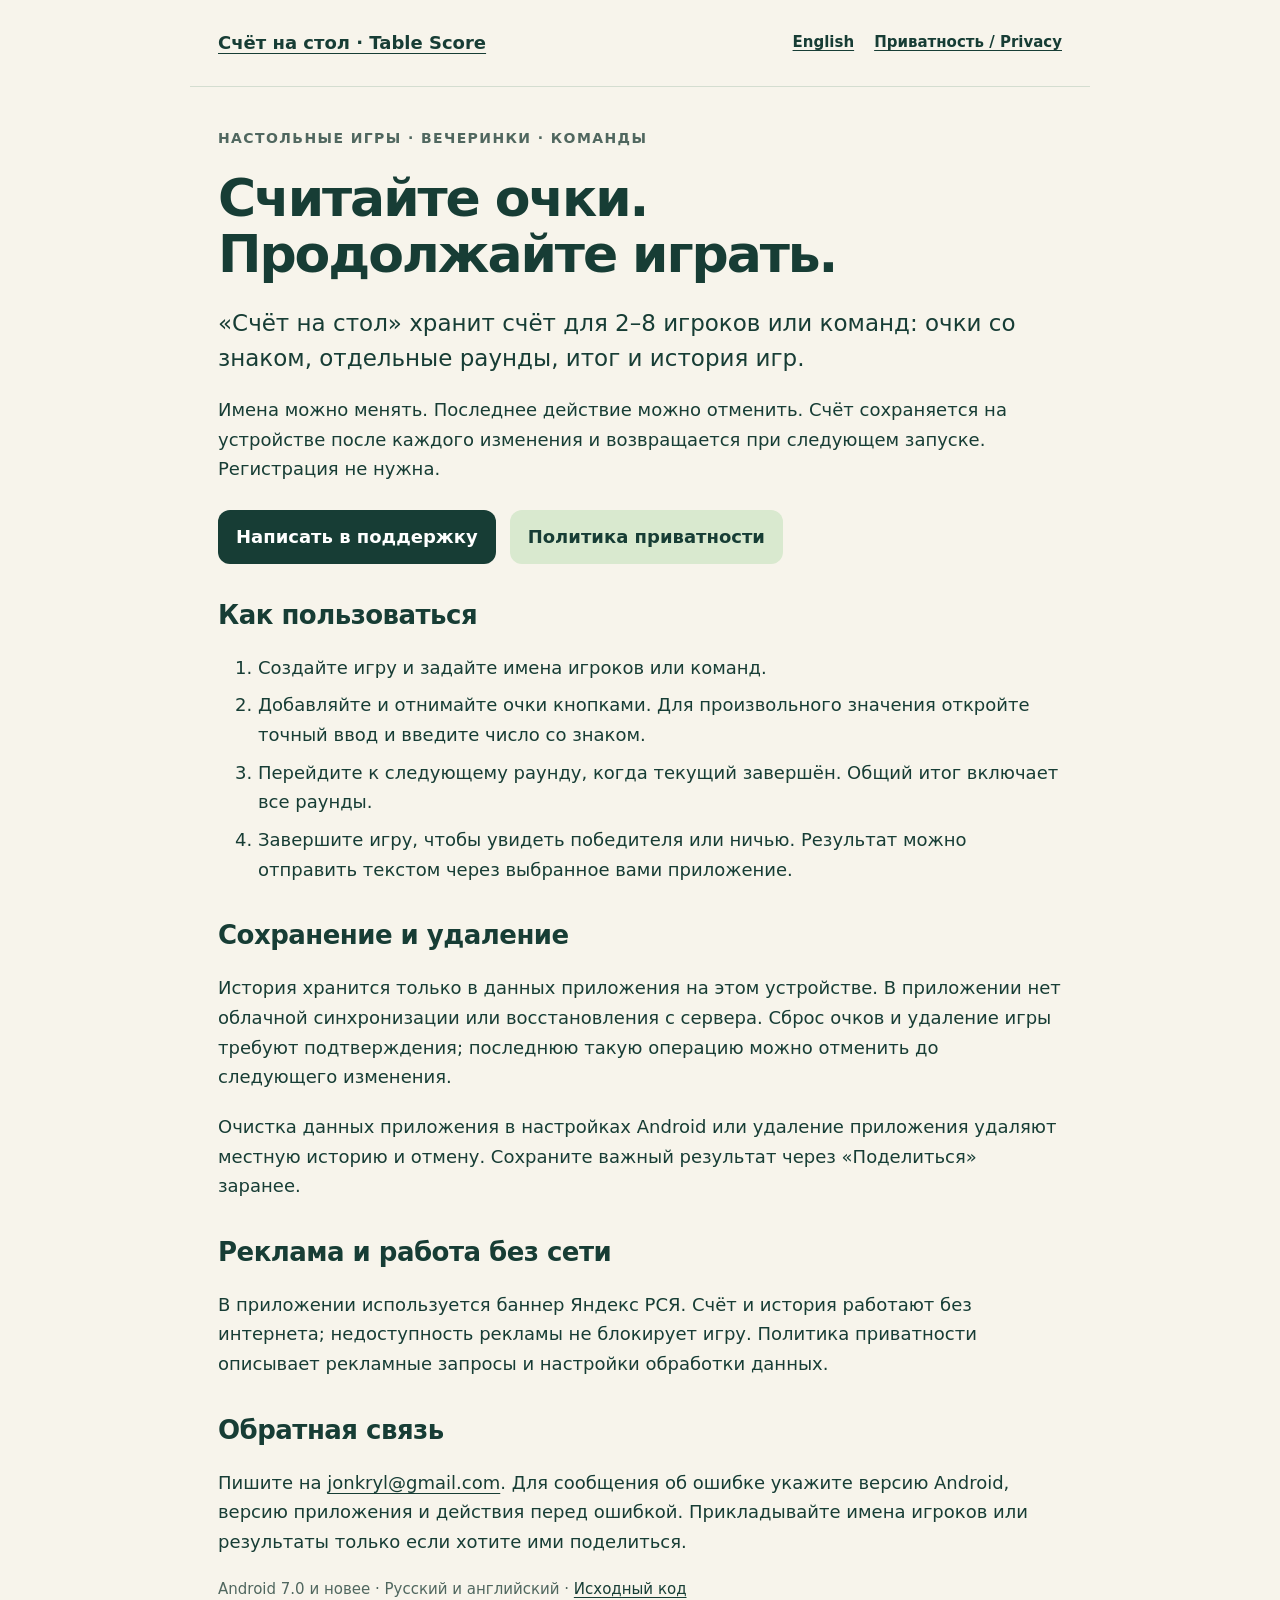
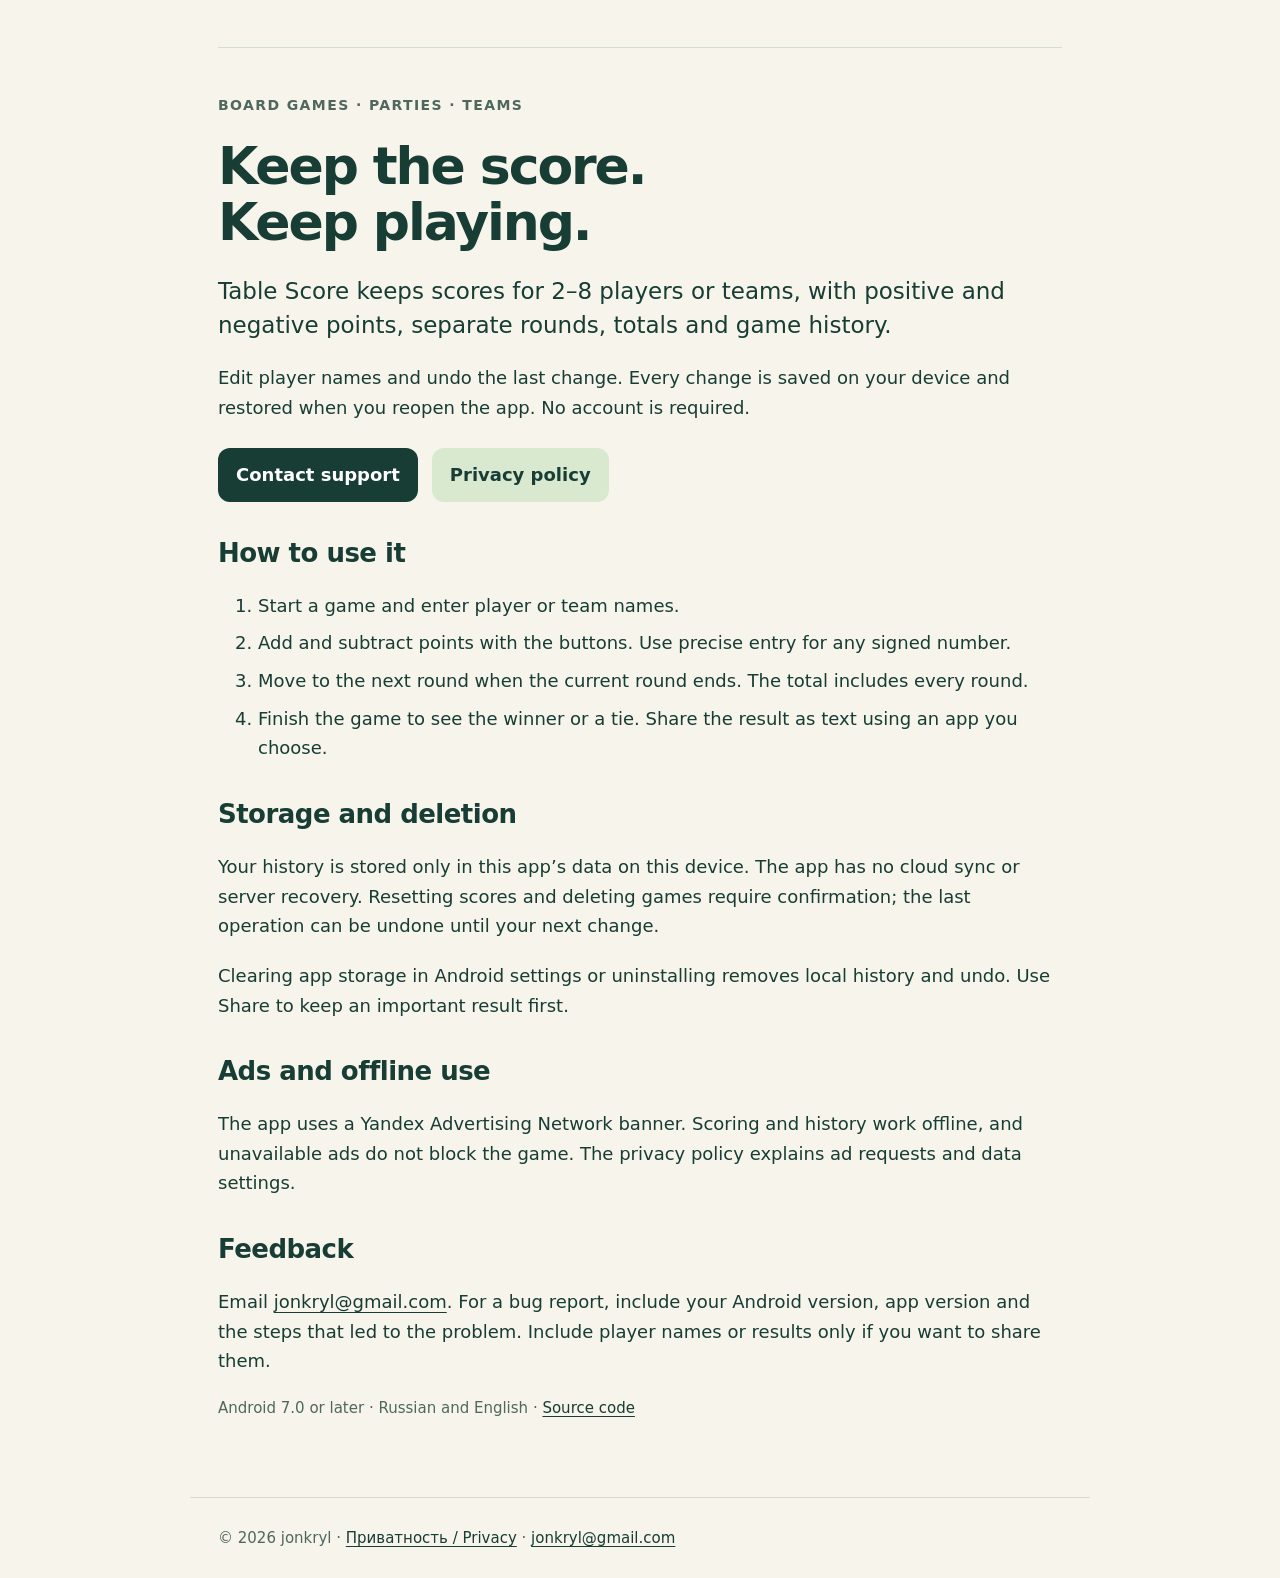
<file: docs/index.html>
<!doctype html>
<html lang="ru">
<head>
  <meta charset="utf-8">
  <meta name="viewport" content="width=device-width, initial-scale=1">
  <meta name="description" content="Счёт на стол / Table Score: поддержка приложения для счёта настольных игр и вечеринок.">
  <title>Счёт на стол · Table Score — поддержка / support</title>
  <link rel="stylesheet" href="style.css">
</head>
<body>
<header>
  <a href="./">Счёт на стол · Table Score</a>
  <nav aria-label="Разделы"><a href="#english" lang="en">English</a><a href="privacy/">Приватность / Privacy</a></nav>
</header>
<main>
  <section aria-labelledby="ru-title">
    <p class="eyebrow">Настольные игры · вечеринки · команды</p>
    <h1 id="ru-title">Считайте очки.<br>Продолжайте играть.</h1>
    <p class="lead">«Счёт на стол» хранит счёт для 2–8 игроков или команд: очки со знаком, отдельные раунды, итог и история игр.</p>
    <p>Имена можно менять. Последнее действие можно отменить. Счёт сохраняется на устройстве после каждого изменения и возвращается при следующем запуске. Регистрация не нужна.</p>
    <div class="actions"><a class="button" href="mailto:jonkryl@gmail.com?subject=Table%20Score%20support">Написать в поддержку</a><a class="button secondary" href="privacy/">Политика приватности</a></div>
    <h2>Как пользоваться</h2>
    <ol>
      <li>Создайте игру и задайте имена игроков или команд.</li>
      <li>Добавляйте и отнимайте очки кнопками. Для произвольного значения откройте точный ввод и введите число со знаком.</li>
      <li>Перейдите к следующему раунду, когда текущий завершён. Общий итог включает все раунды.</li>
      <li>Завершите игру, чтобы увидеть победителя или ничью. Результат можно отправить текстом через выбранное вами приложение.</li>
    </ol>
    <h2>Сохранение и удаление</h2>
    <p>История хранится только в данных приложения на этом устройстве. В приложении нет облачной синхронизации или восстановления с сервера. Сброс очков и удаление игры требуют подтверждения; последнюю такую операцию можно отменить до следующего изменения.</p>
    <p>Очистка данных приложения в настройках Android или удаление приложения удаляют местную историю и отмену. Сохраните важный результат через «Поделиться» заранее.</p>
    <h2>Реклама и работа без сети</h2>
    <p>В приложении используется баннер Яндекс РСЯ. Счёт и история работают без интернета; недоступность рекламы не блокирует игру. Политика приватности описывает рекламные запросы и настройки обработки данных.</p>
    <h2>Обратная связь</h2>
    <p>Пишите на <a href="mailto:jonkryl@gmail.com">jonkryl@gmail.com</a>. Для сообщения об ошибке укажите версию Android, версию приложения и действия перед ошибкой. Прикладывайте имена игроков или результаты только если хотите ими поделиться.</p>
    <p class="small">Android 7.0 и новее · Русский и английский · <a href="https://github.com/jonkryl/table-score">Исходный код</a></p>
  </section>
  <section id="english" class="languages" lang="en" aria-labelledby="en-title">
    <p class="eyebrow">Board games · parties · teams</p>
    <h1 id="en-title">Keep the score.<br>Keep playing.</h1>
    <p class="lead">Table Score keeps scores for 2–8 players or teams, with positive and negative points, separate rounds, totals and game history.</p>
    <p>Edit player names and undo the last change. Every change is saved on your device and restored when you reopen the app. No account is required.</p>
    <div class="actions"><a class="button" href="mailto:jonkryl@gmail.com?subject=Table%20Score%20support">Contact support</a><a class="button secondary" href="privacy/#english">Privacy policy</a></div>
    <h2>How to use it</h2>
    <ol>
      <li>Start a game and enter player or team names.</li>
      <li>Add and subtract points with the buttons. Use precise entry for any signed number.</li>
      <li>Move to the next round when the current round ends. The total includes every round.</li>
      <li>Finish the game to see the winner or a tie. Share the result as text using an app you choose.</li>
    </ol>
    <h2>Storage and deletion</h2>
    <p>Your history is stored only in this app’s data on this device. The app has no cloud sync or server recovery. Resetting scores and deleting games require confirmation; the last operation can be undone until your next change.</p>
    <p>Clearing app storage in Android settings or uninstalling removes local history and undo. Use Share to keep an important result first.</p>
    <h2>Ads and offline use</h2>
    <p>The app uses a Yandex Advertising Network banner. Scoring and history work offline, and unavailable ads do not block the game. The privacy policy explains ad requests and data settings.</p>
    <h2>Feedback</h2>
    <p>Email <a href="mailto:jonkryl@gmail.com">jonkryl@gmail.com</a>. For a bug report, include your Android version, app version and the steps that led to the problem. Include player names or results only if you want to share them.</p>
    <p class="small">Android 7.0 or later · Russian and English · <a href="https://github.com/jonkryl/table-score">Source code</a></p>
  </section>
</main>
<footer>© 2026 jonkryl · <a href="privacy/">Приватность / Privacy</a> · <a href="mailto:jonkryl@gmail.com">jonkryl@gmail.com</a></footer>
</body>
</html>
</file>
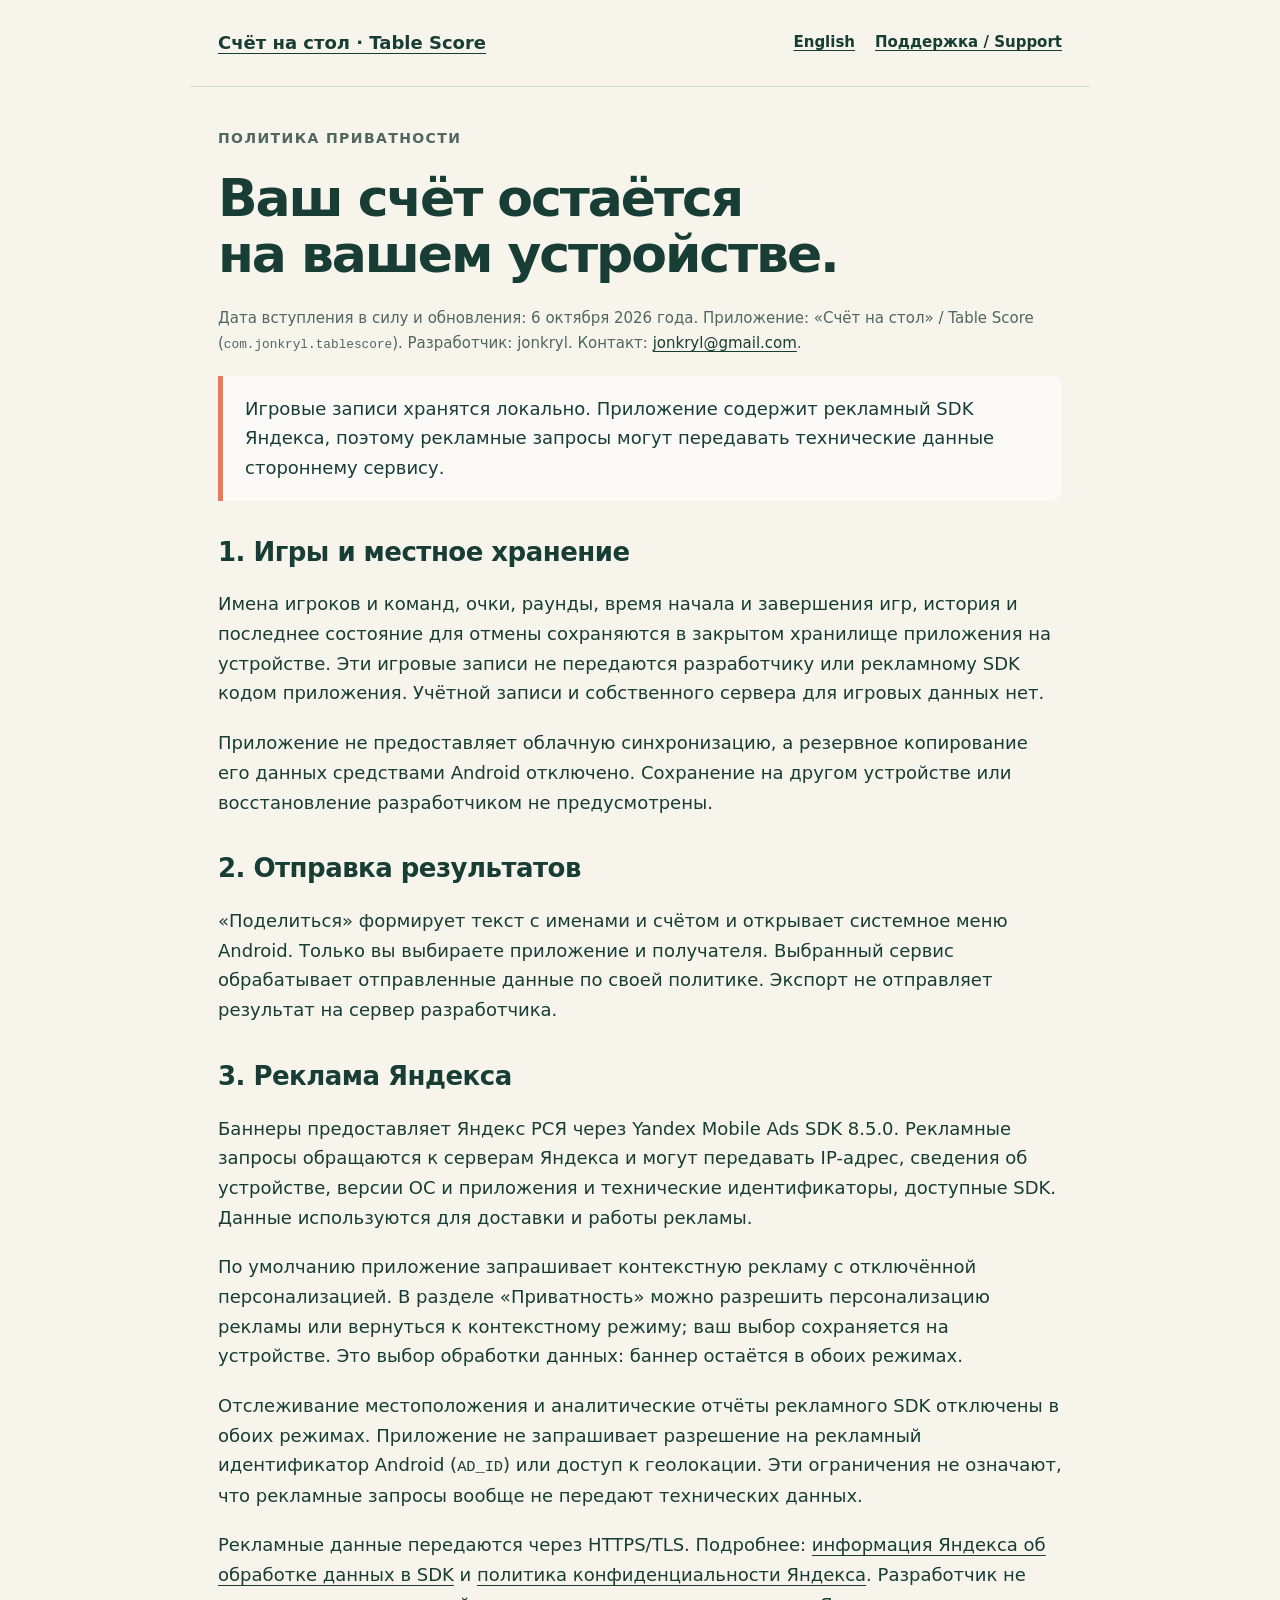
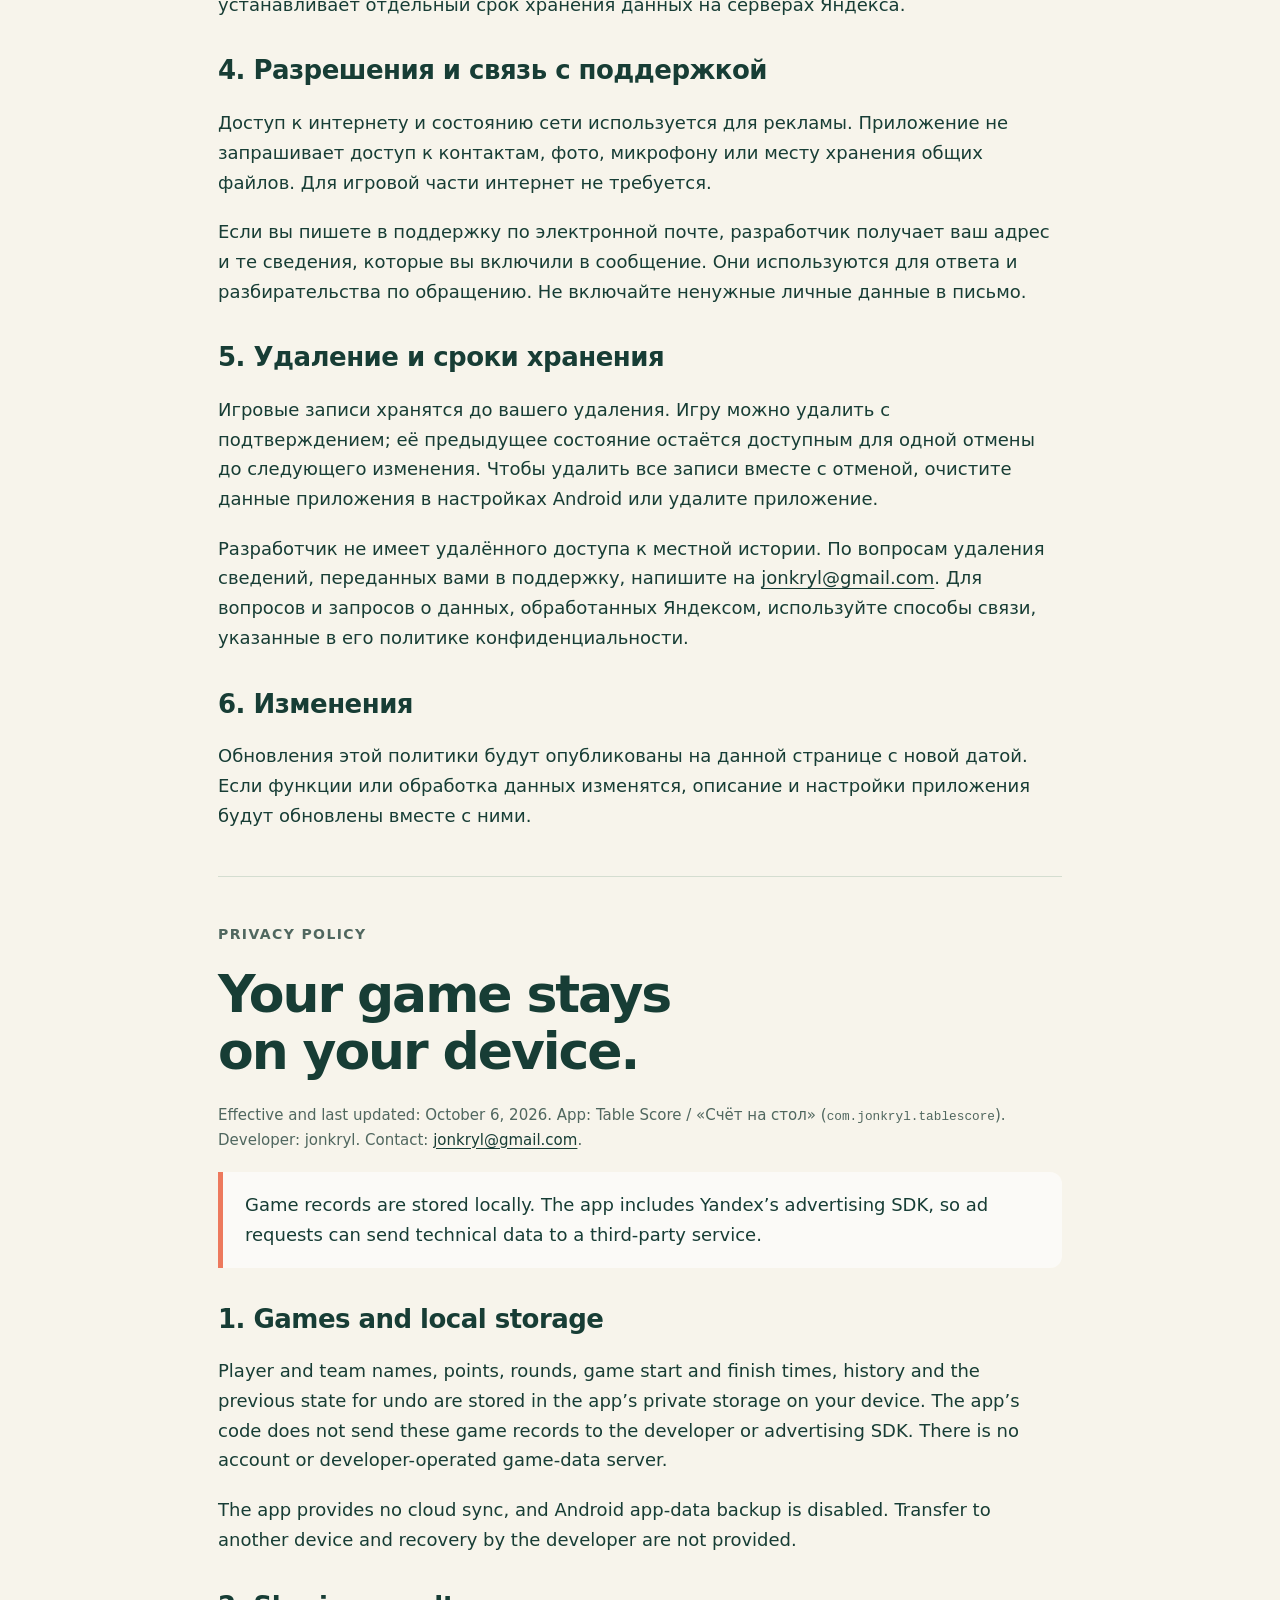
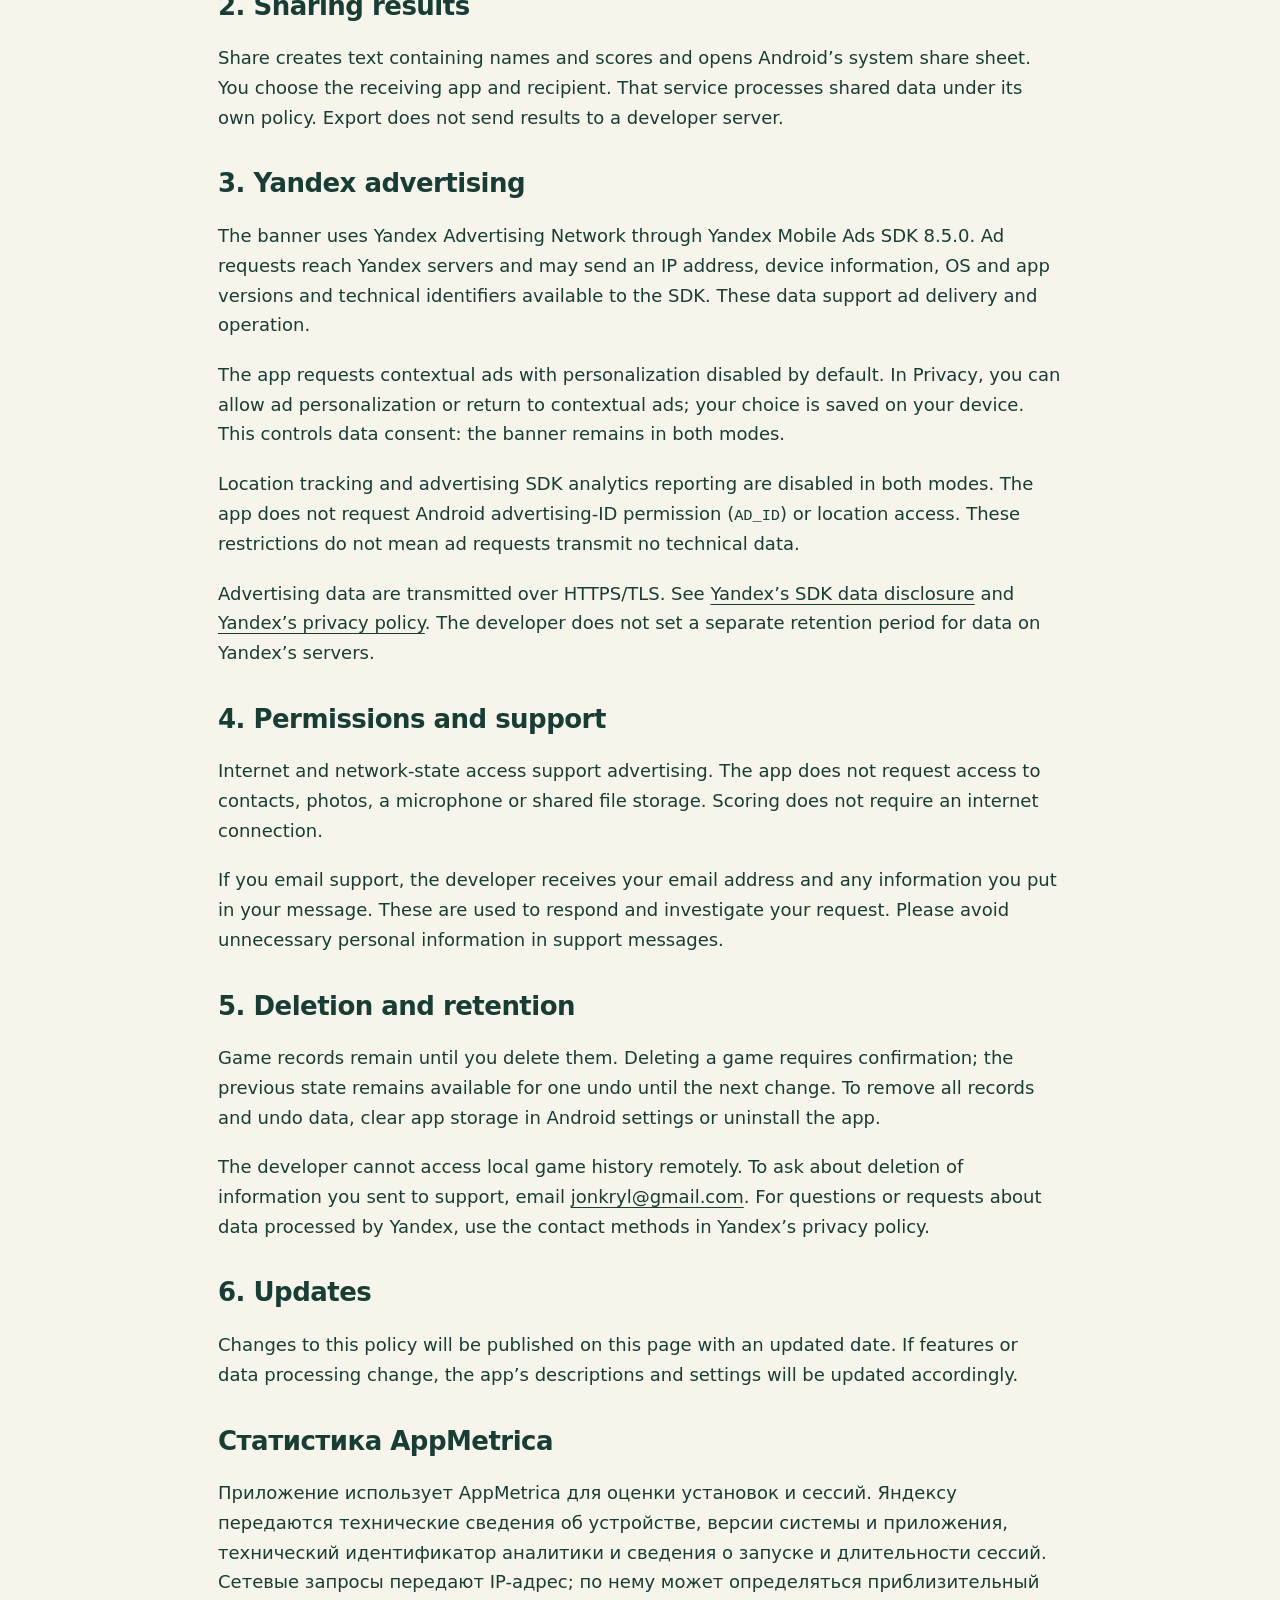
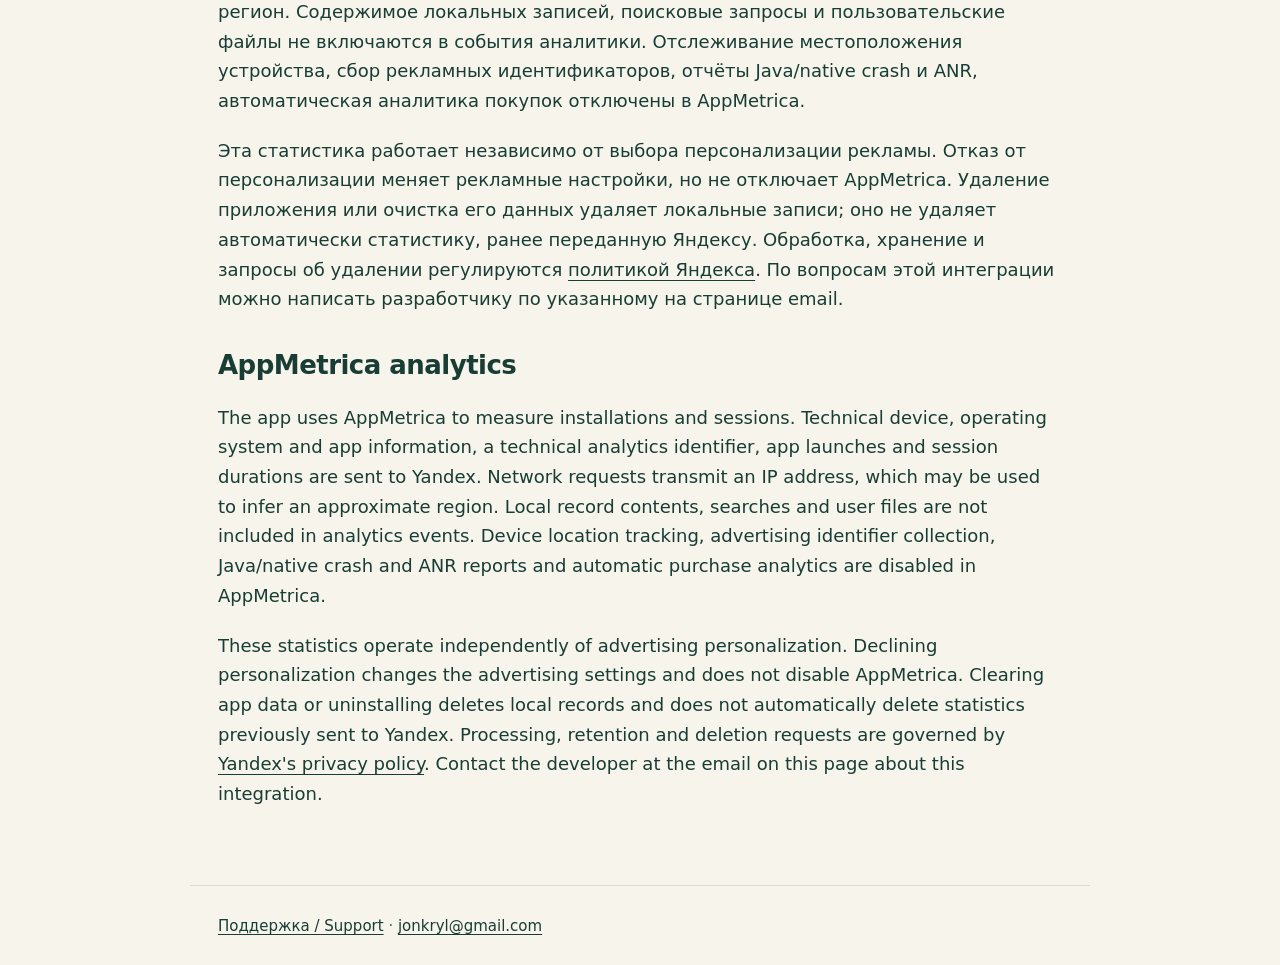
<file: docs/privacy/index.html>
<!doctype html>
<html lang="ru">
<head>
  <meta charset="utf-8">
  <meta name="viewport" content="width=device-width, initial-scale=1">
  <meta name="description" content="Политика приватности Android-приложения Счёт на стол / Table Score, com.jonkryl.tablescore.">
  <title>Приватность / Privacy — Счёт на стол · Table Score</title>
  <link rel="stylesheet" href="../style.css">
</head>
<body>
<header>
  <a href="../">Счёт на стол · Table Score</a>
  <nav aria-label="Разделы"><a href="#english" lang="en">English</a><a href="../">Поддержка / Support</a></nav>
</header>
<main>
  <section aria-labelledby="ru-title">
    <p class="eyebrow">Политика приватности</p>
    <h1 id="ru-title">Ваш счёт остаётся<br>на вашем устройстве.</h1>
    <p class="small">Дата вступления в силу и обновления: 6 октября 2026 года. Приложение: «Счёт на стол» / Table Score (<code>com.jonkryl.tablescore</code>). Разработчик: jonkryl. Контакт: <a href="mailto:jonkryl@gmail.com">jonkryl@gmail.com</a>.</p>
    <aside class="note"><p>Игровые записи хранятся локально. Приложение содержит рекламный SDK Яндекса, поэтому рекламные запросы могут передавать технические данные стороннему сервису.</p></aside>
    <h2>1. Игры и местное хранение</h2>
    <p>Имена игроков и команд, очки, раунды, время начала и завершения игр, история и последнее состояние для отмены сохраняются в закрытом хранилище приложения на устройстве. Эти игровые записи не передаются разработчику или рекламному SDK кодом приложения. Учётной записи и собственного сервера для игровых данных нет.</p>
    <p>Приложение не предоставляет облачную синхронизацию, а резервное копирование его данных средствами Android отключено. Сохранение на другом устройстве или восстановление разработчиком не предусмотрены.</p>
    <h2>2. Отправка результатов</h2>
    <p>«Поделиться» формирует текст с именами и счётом и открывает системное меню Android. Только вы выбираете приложение и получателя. Выбранный сервис обрабатывает отправленные данные по своей политике. Экспорт не отправляет результат на сервер разработчика.</p>
    <h2>3. Реклама Яндекса</h2>
    <p>Баннеры предоставляет Яндекс РСЯ через Yandex Mobile Ads SDK 8.5.0. Рекламные запросы обращаются к серверам Яндекса и могут передавать IP-адрес, сведения об устройстве, версии ОС и приложения и технические идентификаторы, доступные SDK. Данные используются для доставки и работы рекламы.</p>
    <p>По умолчанию приложение запрашивает контекстную рекламу с отключённой персонализацией. В разделе «Приватность» можно разрешить персонализацию рекламы или вернуться к контекстному режиму; ваш выбор сохраняется на устройстве. Это выбор обработки данных: баннер остаётся в обоих режимах.</p>
    <p>Отслеживание местоположения и аналитические отчёты рекламного SDK отключены в обоих режимах. Приложение не запрашивает разрешение на рекламный идентификатор Android (<code>AD_ID</code>) или доступ к геолокации. Эти ограничения не означают, что рекламные запросы вообще не передают технических данных.</p>
    <p>Рекламные данные передаются через HTTPS/TLS. Подробнее: <a href="https://ads.yandex.com/helpcenter/en/dev/android/app-privacy-android">информация Яндекса об обработке данных в SDK</a> и <a href="https://yandex.com/legal/confidential/">политика конфиденциальности Яндекса</a>. Разработчик не устанавливает отдельный срок хранения данных на серверах Яндекса.</p>
    <h2>4. Разрешения и связь с поддержкой</h2>
    <p>Доступ к интернету и состоянию сети используется для рекламы. Приложение не запрашивает доступ к контактам, фото, микрофону или месту хранения общих файлов. Для игровой части интернет не требуется.</p>
    <p>Если вы пишете в поддержку по электронной почте, разработчик получает ваш адрес и те сведения, которые вы включили в сообщение. Они используются для ответа и разбирательства по обращению. Не включайте ненужные личные данные в письмо.</p>
    <h2>5. Удаление и сроки хранения</h2>
    <p>Игровые записи хранятся до вашего удаления. Игру можно удалить с подтверждением; её предыдущее состояние остаётся доступным для одной отмены до следующего изменения. Чтобы удалить все записи вместе с отменой, очистите данные приложения в настройках Android или удалите приложение.</p>
    <p>Разработчик не имеет удалённого доступа к местной истории. По вопросам удаления сведений, переданных вами в поддержку, напишите на <a href="mailto:jonkryl@gmail.com">jonkryl@gmail.com</a>. Для вопросов и запросов о данных, обработанных Яндексом, используйте способы связи, указанные в его политике конфиденциальности.</p>
    <h2>6. Изменения</h2>
    <p>Обновления этой политики будут опубликованы на данной странице с новой датой. Если функции или обработка данных изменятся, описание и настройки приложения будут обновлены вместе с ними.</p>
  </section>
  <section id="english" class="languages" lang="en" aria-labelledby="en-title">
    <p class="eyebrow">Privacy policy</p>
    <h1 id="en-title">Your game stays<br>on your device.</h1>
    <p class="small">Effective and last updated: October 6, 2026. App: Table Score / «Счёт на стол» (<code>com.jonkryl.tablescore</code>). Developer: jonkryl. Contact: <a href="mailto:jonkryl@gmail.com">jonkryl@gmail.com</a>.</p>
    <aside class="note"><p>Game records are stored locally. The app includes Yandex’s advertising SDK, so ad requests can send technical data to a third-party service.</p></aside>
    <h2>1. Games and local storage</h2>
    <p>Player and team names, points, rounds, game start and finish times, history and the previous state for undo are stored in the app’s private storage on your device. The app’s code does not send these game records to the developer or advertising SDK. There is no account or developer-operated game-data server.</p>
    <p>The app provides no cloud sync, and Android app-data backup is disabled. Transfer to another device and recovery by the developer are not provided.</p>
    <h2>2. Sharing results</h2>
    <p>Share creates text containing names and scores and opens Android’s system share sheet. You choose the receiving app and recipient. That service processes shared data under its own policy. Export does not send results to a developer server.</p>
    <h2>3. Yandex advertising</h2>
    <p>The banner uses Yandex Advertising Network through Yandex Mobile Ads SDK 8.5.0. Ad requests reach Yandex servers and may send an IP address, device information, OS and app versions and technical identifiers available to the SDK. These data support ad delivery and operation.</p>
    <p>The app requests contextual ads with personalization disabled by default. In Privacy, you can allow ad personalization or return to contextual ads; your choice is saved on your device. This controls data consent: the banner remains in both modes.</p>
    <p>Location tracking and advertising SDK analytics reporting are disabled in both modes. The app does not request Android advertising-ID permission (<code>AD_ID</code>) or location access. These restrictions do not mean ad requests transmit no technical data.</p>
    <p>Advertising data are transmitted over HTTPS/TLS. See <a href="https://ads.yandex.com/helpcenter/en/dev/android/app-privacy-android">Yandex’s SDK data disclosure</a> and <a href="https://yandex.com/legal/confidential/">Yandex’s privacy policy</a>. The developer does not set a separate retention period for data on Yandex’s servers.</p>
    <h2>4. Permissions and support</h2>
    <p>Internet and network-state access support advertising. The app does not request access to contacts, photos, a microphone or shared file storage. Scoring does not require an internet connection.</p>
    <p>If you email support, the developer receives your email address and any information you put in your message. These are used to respond and investigate your request. Please avoid unnecessary personal information in support messages.</p>
    <h2>5. Deletion and retention</h2>
    <p>Game records remain until you delete them. Deleting a game requires confirmation; the previous state remains available for one undo until the next change. To remove all records and undo data, clear app storage in Android settings or uninstall the app.</p>
    <p>The developer cannot access local game history remotely. To ask about deletion of information you sent to support, email <a href="mailto:jonkryl@gmail.com">jonkryl@gmail.com</a>. For questions or requests about data processed by Yandex, use the contact methods in Yandex’s privacy policy.</p>
    <h2>6. Updates</h2>
    <p>Changes to this policy will be published on this page with an updated date. If features or data processing change, the app’s descriptions and settings will be updated accordingly.</p>
  </section>

<section lang="ru"><h2>Статистика AppMetrica</h2><p>Приложение использует AppMetrica для оценки установок и сессий. Яндексу передаются технические сведения об устройстве, версии системы и приложения, технический идентификатор аналитики и сведения о запуске и длительности сессий. Сетевые запросы передают IP-адрес; по нему может определяться приблизительный регион. Содержимое локальных записей, поисковые запросы и пользовательские файлы не включаются в события аналитики. Отслеживание местоположения устройства, сбор рекламных идентификаторов, отчёты Java/native crash и ANR, автоматическая аналитика покупок отключены в AppMetrica.</p><p>Эта статистика работает независимо от выбора персонализации рекламы. Отказ от персонализации меняет рекламные настройки, но не отключает AppMetrica. Удаление приложения или очистка его данных удаляет локальные записи; оно не удаляет автоматически статистику, ранее переданную Яндексу. Обработка, хранение и запросы об удалении регулируются <a href="https://yandex.ru/legal/confidential/">политикой Яндекса</a>. По вопросам этой интеграции можно написать разработчику по указанному на странице email.</p></section>
<section lang="en"><h2>AppMetrica analytics</h2><p>The app uses AppMetrica to measure installations and sessions. Technical device, operating system and app information, a technical analytics identifier, app launches and session durations are sent to Yandex. Network requests transmit an IP address, which may be used to infer an approximate region. Local record contents, searches and user files are not included in analytics events. Device location tracking, advertising identifier collection, Java/native crash and ANR reports and automatic purchase analytics are disabled in AppMetrica.</p><p>These statistics operate independently of advertising personalization. Declining personalization changes the advertising settings and does not disable AppMetrica. Clearing app data or uninstalling deletes local records and does not automatically delete statistics previously sent to Yandex. Processing, retention and deletion requests are governed by <a href="https://yandex.com/legal/confidential/">Yandex's privacy policy</a>. Contact the developer at the email on this page about this integration.</p></section>
</main>
<footer><a href="../">Поддержка / Support</a> · <a href="mailto:jonkryl@gmail.com">jonkryl@gmail.com</a></footer>
</body>
</html>
</file>
<file: docs/style.css>
:root { color-scheme: light; --paper: #f7f4eb; --ink: #173d35; --muted: #50675f; --line: #d4ddd0; --mint: #d9e9cf; --coral: #ed795d; }
* { box-sizing: border-box; }
body { margin: 0; background: var(--paper); color: var(--ink); font: 18px/1.65 system-ui, -apple-system, BlinkMacSystemFont, "Segoe UI", sans-serif; }
a { color: var(--ink); text-underline-offset: .2em; }
a:hover { text-decoration-thickness: .14em; }
a:focus-visible { outline: 3px solid var(--coral); outline-offset: 5px; border-radius: 2px; }
header, main, footer { max-width: 900px; padding: 28px; margin: auto; }
header { display: flex; align-items: center; justify-content: space-between; flex-wrap: wrap; gap: 16px; border-bottom: 1px solid var(--line); }
header a { font-weight: 700; }
nav { display: flex; flex-wrap: wrap; gap: 20px; font-size: 15px; }
h1 { font-size: clamp(32px, 6vw, 52px); letter-spacing: -.04em; line-height: 1.08; margin: 16px 0 24px; }
h2 { line-height: 1.2; margin-top: 36px; font-size: 26px; letter-spacing: -.02em; }
h3 { font-size: 21px; margin: 24px 0 8px; }
p, ul, ol { margin-top: 12px; margin-bottom: 20px; }
li { margin-bottom: 8px; }
.eyebrow { font-size: 14px; font-weight: 750; letter-spacing: .1em; text-transform: uppercase; color: var(--muted); }
.lead { font-size: 23px; line-height: 1.5; }
.note { border-left: 5px solid var(--coral); background: #fff9; padding: 18px 22px; border-radius: 0 12px 12px 0; }
.note p { margin: 0; }
.actions { display: flex; flex-wrap: wrap; gap: 14px; margin: 26px 0; }
.button { background: var(--ink); color: #fff; border-radius: 12px; padding: 12px 18px; font-weight: 650; text-decoration: none; }
.button.secondary { background: var(--mint); color: var(--ink); }
.languages { border-top: 1px solid var(--line); padding-top: 34px; margin-top: 46px; scroll-margin-top: 20px; }
.small, footer { font-size: 15px; color: var(--muted); }
footer { border-top: 1px solid var(--line); margin-top: 28px; }
code { font-size: .85em; overflow-wrap: anywhere; }
@media (max-width: 560px) { header, main, footer { padding: 22px; } body { font-size: 17px; } .lead { font-size: 21px; } }
</file>
